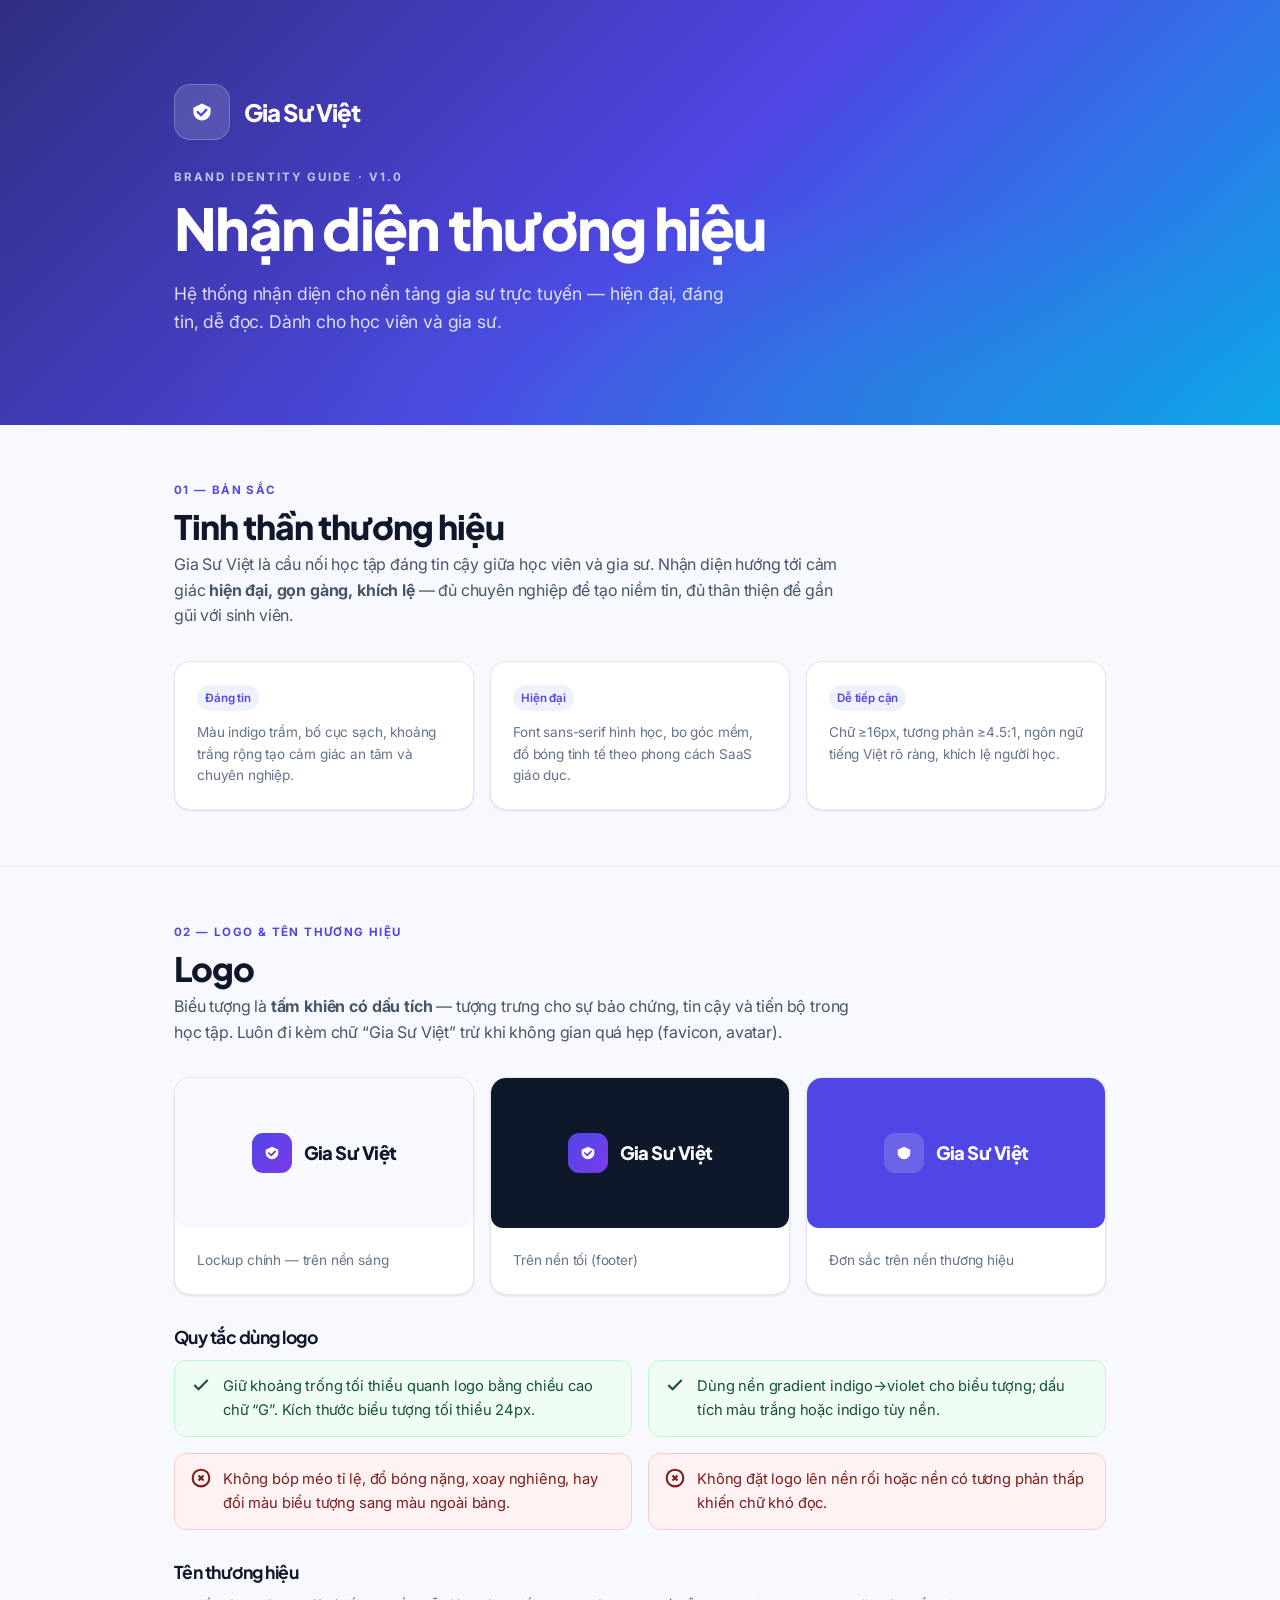
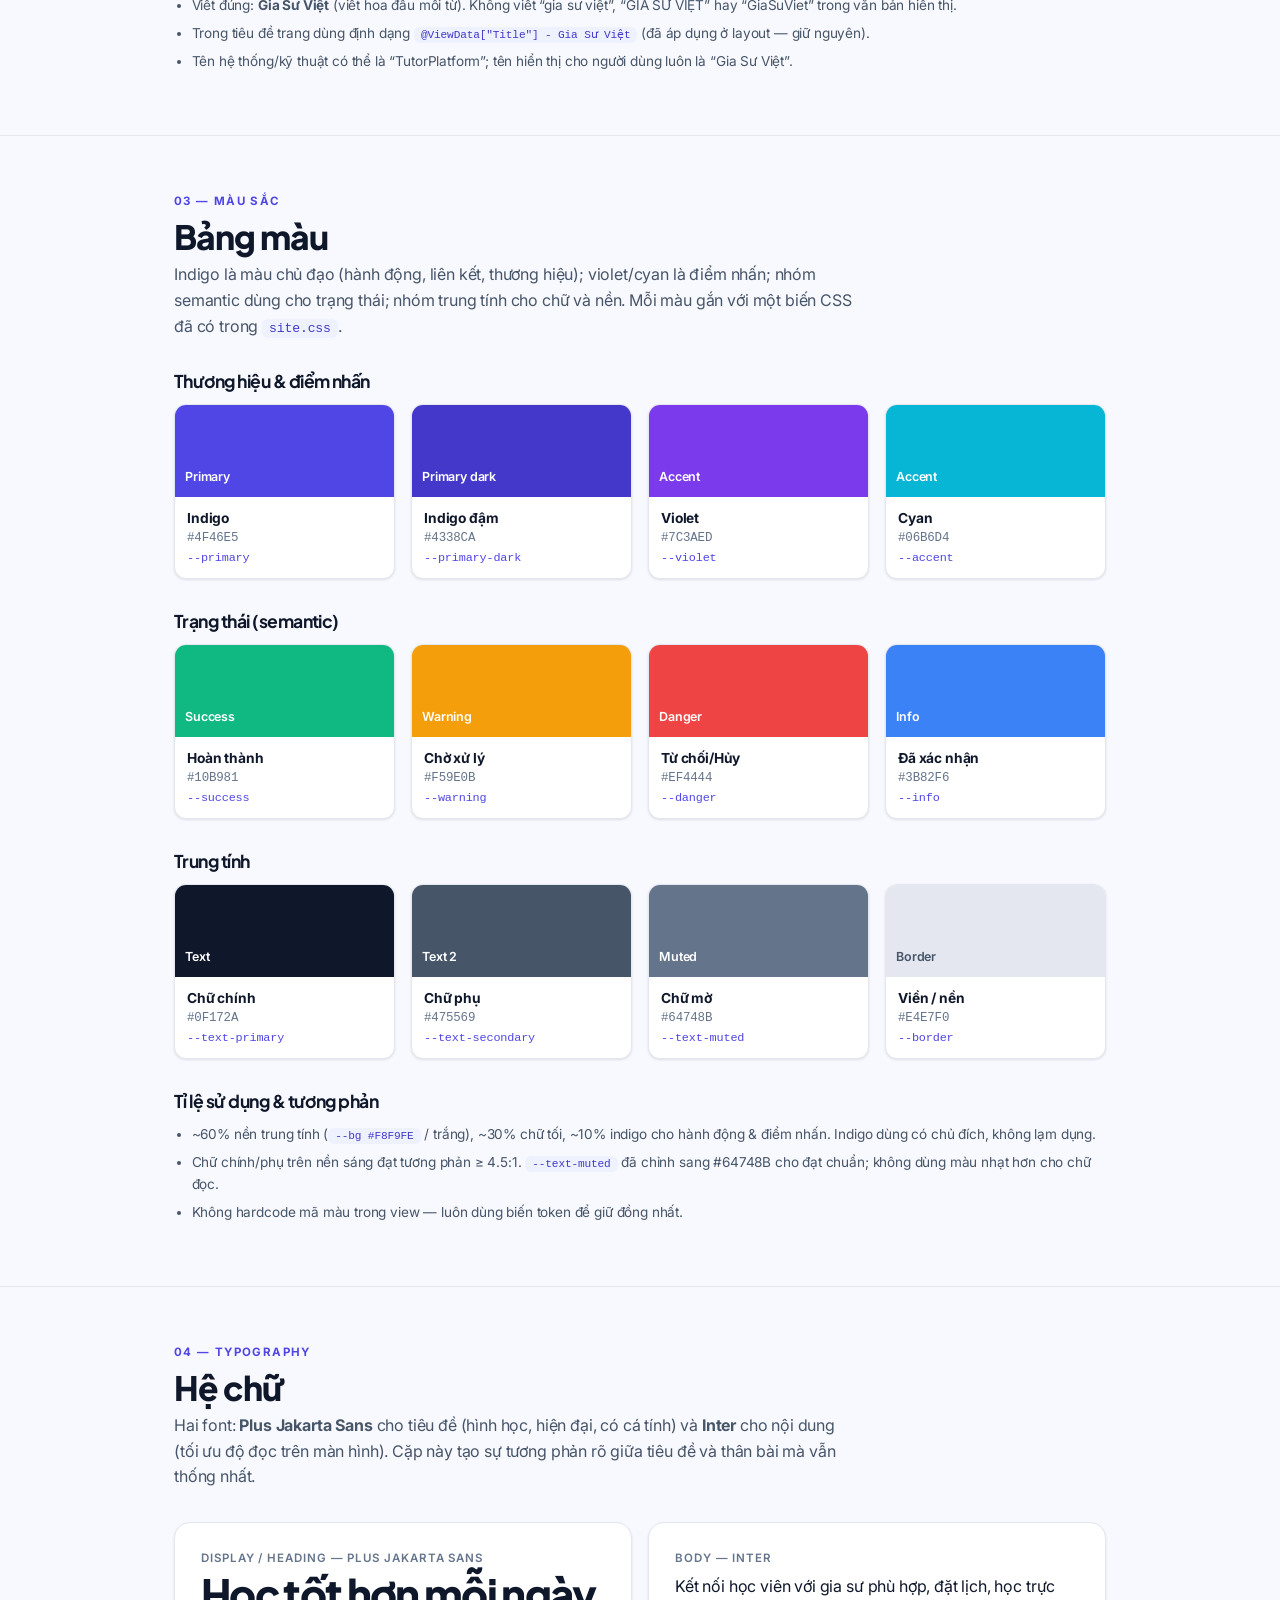
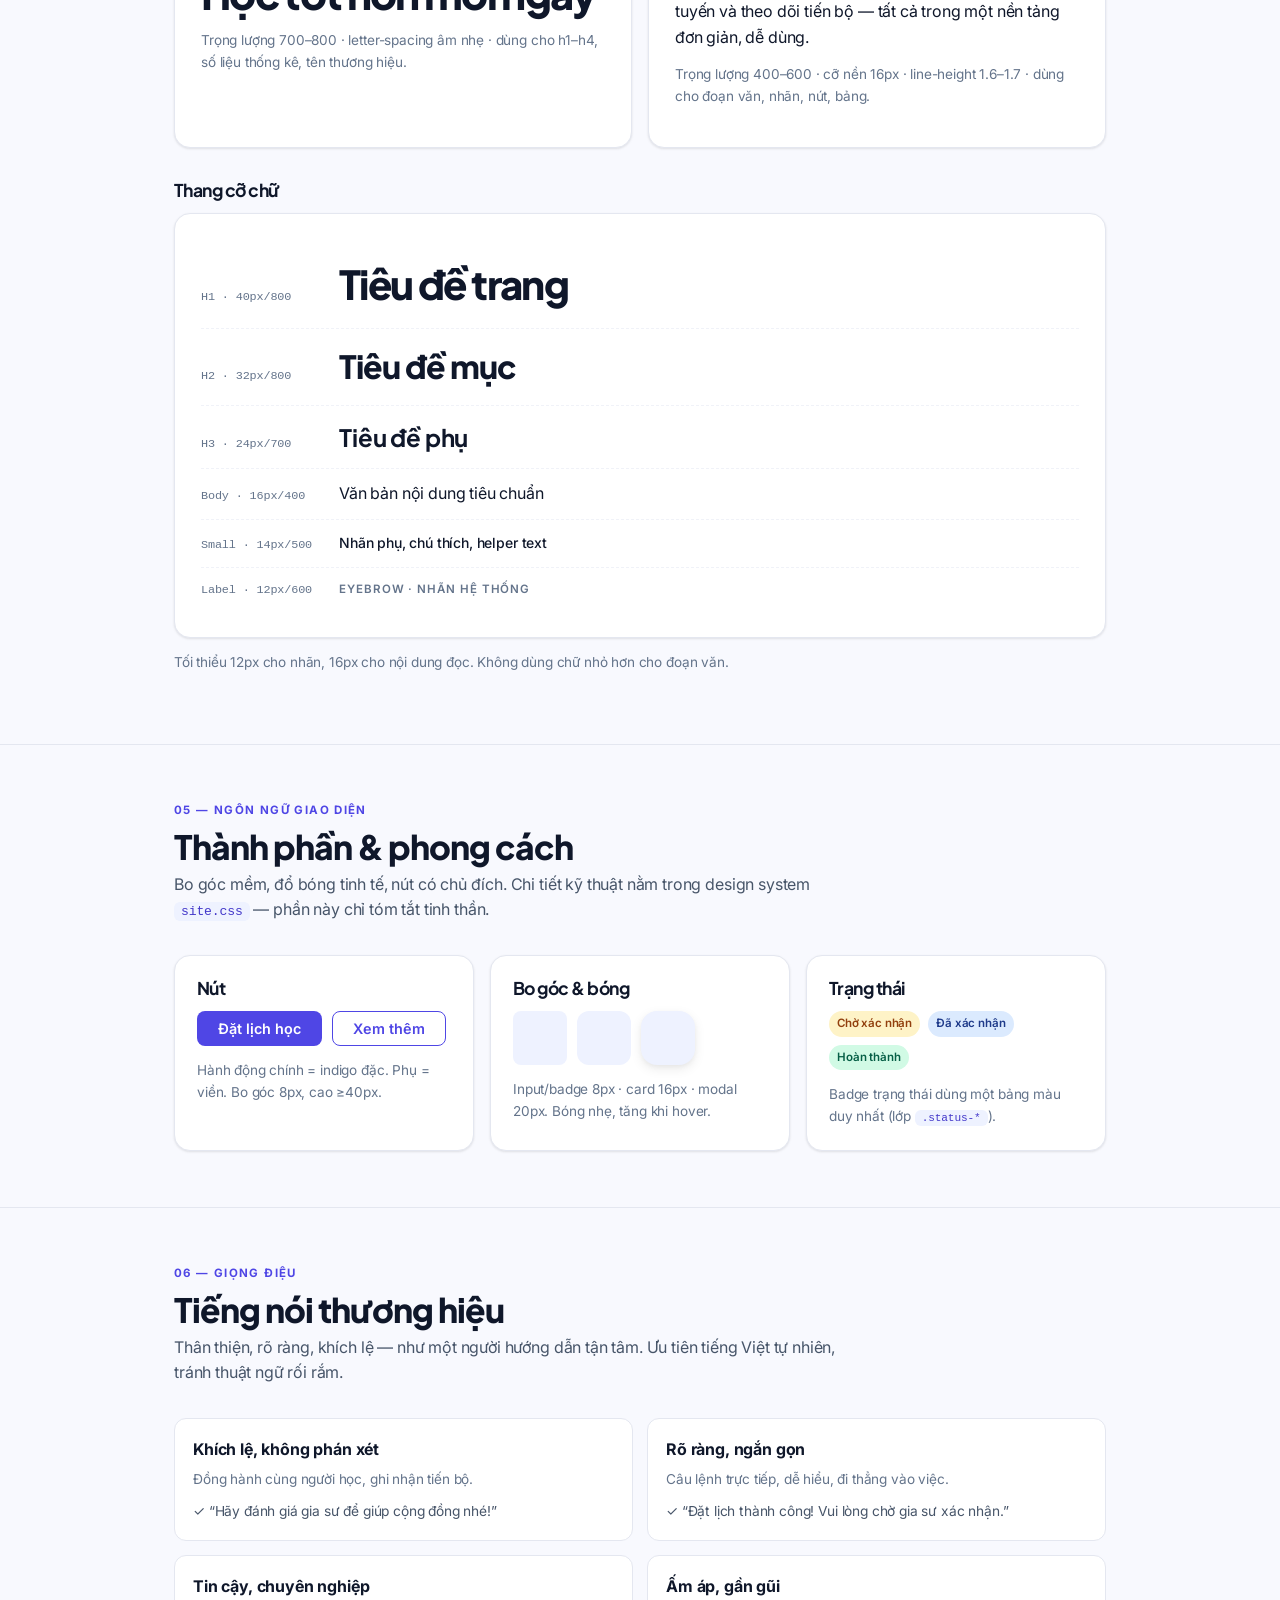
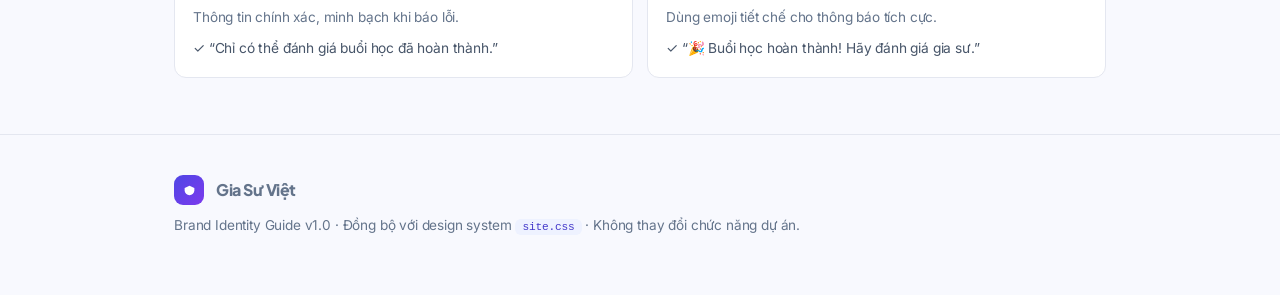
<file: TutorPlatform.Web/wwwroot/brand/index.html>
﻿<!DOCTYPE html>
<html lang="vi">
<head>
    <meta charset="utf-8" />
    <meta name="viewport" content="width=device-width, initial-scale=1.0" />
    <title>Gia Sư Việt — Brand Identity Guide</title>
    <link rel="preconnect" href="https://fonts.googleapis.com" />
    <link rel="preconnect" href="https://fonts.gstatic.com" crossorigin />
    <link href="https://fonts.googleapis.com/css2?family=Inter:wght@300;400;500;600;700;800&family=Plus+Jakarta+Sans:wght@400;500;600;700;800&display=swap" rel="stylesheet" />
    <style>
        :root {
            --primary: #4F46E5;
            --primary-dark: #4338CA;
            --primary-light: #EEF2FF;
            --violet: #7C3AED;
            --cyan: #06B6D4;
            --success: #10B981;
            --warning: #F59E0B;
            --danger: #EF4444;
            --info: #3B82F6;
            --bg: #F8F9FE;
            --surface: #fff;
            --border: #E4E7F0;
            --border-subtle: #F0F2F8;
            --text: #0F172A;
            --text-2: #475569;
            --muted: #64748B;
            --radius-sm: 8px;
            --radius-md: 12px;
            --radius-lg: 16px;
            --radius-xl: 20px;
            --shadow-sm: 0 1px 3px rgba(0,0,0,.07),0 1px 2px rgba(0,0,0,.04);
            --shadow-md: 0 4px 12px rgba(0,0,0,.08),0 2px 4px rgba(0,0,0,.04);
        }

        * {
            box-sizing: border-box;
        }

        body {
            margin: 0;
            background: var(--bg);
            color: var(--text);
            font-family: 'Inter',system-ui,sans-serif;
            font-size: 16px;
            line-height: 1.6;
            letter-spacing: -0.01em;
            -webkit-font-smoothing: antialiased;
        }

        h1, h2, h3, h4 {
            font-family: 'Plus Jakarta Sans','Inter',sans-serif;
            letter-spacing: -0.03em;
            line-height: 1.2;
            color: var(--text);
        }

        .wrap {
            max-width: 980px;
            margin: 0 auto;
            padding: 0 24px;
        }

        code {
            font-family: ui-monospace,SFMono-Regular,Menlo,monospace;
            font-size: 0.82em;
            background: var(--primary-light);
            color: var(--primary-dark);
            padding: 2px 7px;
            border-radius: 6px;
        }

        /* Cover */
        .cover {
            background: linear-gradient(135deg,#312E81 0%,var(--primary) 52%,#0EA5E9 100%);
            color: #fff;
            padding: 84px 0 72px;
            position: relative;
            overflow: hidden;
        }

            .cover::before {
                content: '';
                position: absolute;
                inset: 0;
                background: radial-gradient(ellipse 80% 60% at 70% 90%,rgba(6,182,212,.18),transparent 70%);
            }

            .cover .wrap {
                position: relative;
            }

            .cover .eyebrow {
                font-size: .72rem;
                font-weight: 700;
                letter-spacing: .18em;
                text-transform: uppercase;
                color: rgba(255,255,255,.7);
            }

            .cover h1 {
                color: #fff;
                font-size: clamp(2.4rem,6vw,3.6rem);
                font-weight: 800;
                margin: .4rem 0 .6rem;
            }

            .cover p {
                color: rgba(255,255,255,.82);
                font-size: 1.1rem;
                max-width: 560px;
            }

            .cover .mark {
                display: flex;
                align-items: center;
                gap: 14px;
                margin-bottom: 28px;
            }

                .cover .mark .logo {
                    width: 56px;
                    height: 56px;
                    border-radius: 16px;
                    background: rgba(255,255,255,.14);
                    backdrop-filter: blur(8px);
                    display: flex;
                    align-items: center;
                    justify-content: center;
                    border: 1px solid rgba(255,255,255,.22);
                }

                .cover .mark .name {
                    font-family: 'Plus Jakarta Sans';
                    font-weight: 800;
                    font-size: 1.5rem;
                    letter-spacing: -0.04em;
                }

        section {
            padding: 56px 0;
            border-bottom: 1px solid var(--border);
        }

        .kicker {
            font-size: .72rem;
            font-weight: 700;
            letter-spacing: .12em;
            text-transform: uppercase;
            color: var(--primary);
            margin-bottom: .4rem;
        }

        h2 {
            font-size: clamp(1.5rem,3.4vw,2.1rem);
            font-weight: 800;
            margin: 0 0 .35rem;
        }

        .lead {
            color: var(--text-2);
            max-width: 680px;
            margin: 0 0 32px;
        }

        h3 {
            font-size: 1.1rem;
            margin: 32px 0 12px;
        }

        .grid {
            display: grid;
            gap: 16px;
        }

        .g2 {
            grid-template-columns: repeat(2,1fr);
        }

        .g3 {
            grid-template-columns: repeat(3,1fr);
        }

        .g4 {
            grid-template-columns: repeat(4,1fr);
        }

        @media(max-width:760px) {
            .g2, .g3, .g4 {
                grid-template-columns: 1fr 1fr;
            }
        }

        @media(max-width:480px) {
            .g2, .g3, .g4 {
                grid-template-columns: 1fr;
            }
        }

        .card {
            background: var(--surface);
            border: 1px solid var(--border);
            border-radius: var(--radius-lg);
            box-shadow: var(--shadow-sm);
            overflow: hidden;
        }

        .card-pad {
            padding: 22px;
        }

        /* Swatches */
        .swatch {
            border: 1px solid var(--border);
            border-radius: var(--radius-md);
            overflow: hidden;
            background: var(--surface);
            box-shadow: var(--shadow-sm);
        }

            .swatch .chip {
                height: 92px;
                display: flex;
                align-items: flex-end;
                padding: 10px;
                color: #fff;
                font-weight: 600;
                font-size: .78rem;
            }

            .swatch .meta {
                padding: 10px 12px;
            }

                .swatch .meta .nm {
                    font-weight: 700;
                    font-size: .86rem;
                }

                .swatch .meta .hex {
                    color: var(--muted);
                    font-size: .78rem;
                    font-family: ui-monospace,monospace;
                    text-transform: uppercase;
                }

                .swatch .meta .tok {
                    color: var(--primary);
                    font-size: .74rem;
                    font-family: ui-monospace,monospace;
                }

        /* Type specimens */
        .spec {
            background: var(--surface);
            border: 1px solid var(--border);
            border-radius: var(--radius-lg);
            padding: 26px;
            box-shadow: var(--shadow-sm);
        }

            .spec .tag {
                font-size: .72rem;
                color: var(--muted);
                font-weight: 600;
                text-transform: uppercase;
                letter-spacing: .08em;
            }

        .display-xl {
            font-family: 'Plus Jakarta Sans';
            font-weight: 800;
            font-size: 2.6rem;
            letter-spacing: -0.04em;
            line-height: 1.1;
            margin: .2rem 0;
        }

        .scale-row {
            display: flex;
            align-items: baseline;
            gap: 18px;
            padding: 12px 0;
            border-bottom: 1px dashed var(--border-subtle);
        }

            .scale-row:last-child {
                border-bottom: 0;
            }

            .scale-row .lbl {
                width: 120px;
                flex-shrink: 0;
                font-size: .74rem;
                color: var(--muted);
                font-family: ui-monospace,monospace;
            }

        /* Logo lockups */
        .lock {
            display: flex;
            align-items: center;
            gap: 12px;
        }

            .lock .logo {
                width: 40px;
                height: 40px;
                border-radius: 11px;
                background: linear-gradient(135deg,var(--primary),var(--violet));
                display: flex;
                align-items: center;
                justify-content: center;
                flex-shrink: 0;
            }

            .lock .nm {
                font-family: 'Plus Jakarta Sans';
                font-weight: 800;
                font-size: 1.15rem;
                letter-spacing: -0.03em;
            }

        .logo-board {
            display: flex;
            align-items: center;
            justify-content: center;
            height: 150px;
            border-radius: var(--radius-md);
        }

        .lb-light {
            background: var(--bg);
        }

        .lb-dark {
            background: #0F172A;
        }

        .lb-primary {
            background: var(--primary);
        }

            .lb-dark .nm, .lb-primary .nm {
                color: #fff;
            }

        /* Do / Don't */
        .rule {
            display: flex;
            gap: 12px;
            padding: 14px 16px;
            border-radius: var(--radius-md);
            font-size: .92rem;
            align-items: flex-start;
        }

            .rule.do {
                background: #F0FDF4;
                border: 1.5px solid #BBF7D0;
                color: #14532D;
            }

            .rule.dont {
                background: #FEF2F2;
                border: 1.5px solid #FECACA;
                color: #7F1D1D;
            }

            .rule .ico {
                flex-shrink: 0;
                width: 20px;
                height: 20px;
            }

        .btn {
            font-family: 'Inter';
            font-weight: 600;
            border-radius: var(--radius-sm);
            padding: .5rem 1.25rem;
            border: 1.5px solid transparent;
            font-size: .9rem;
            display: inline-flex;
            align-items: center;
            gap: 6px;
            cursor: pointer;
        }

        .btn-primary {
            background: var(--primary);
            color: #fff;
        }

        .btn-outline {
            background: transparent;
            border-color: var(--primary);
            color: var(--primary);
        }

        .pill {
            display: inline-block;
            font-size: .72rem;
            font-weight: 600;
            padding: .3em .7em;
            border-radius: 999px;
            background: var(--primary-light);
            color: var(--primary);
        }

        .voice {
            display: grid;
            gap: 14px;
            grid-template-columns: repeat(2,1fr);
        }

        @media(max-width:680px) {
            .voice {
                grid-template-columns: 1fr;
            }
        }

        .voice .v {
            background: var(--surface);
            border: 1px solid var(--border);
            border-radius: var(--radius-md);
            padding: 18px;
        }

            .voice .v b {
                display: block;
                margin-bottom: 4px;
            }

            .voice .v .ex {
                font-size: .86rem;
                color: var(--text-2);
                margin-top: 8px;
            }

        footer {
            padding: 40px 0 60px;
            color: var(--muted);
            font-size: .85rem;
        }

        .muted {
            color: var(--muted);
        }

        .small {
            font-size: .85rem;
        }

        ul.clean {
            margin: 0;
            padding-left: 1.1rem;
        }

            ul.clean li {
                margin: 6px 0;
                color: var(--text-2);
            }
    </style>
</head>
<body>

    <!-- COVER -->
    <header class="cover">
        <div class="wrap">
            <div class="mark">
                <div class="logo">
                    <svg width="30" height="30" viewBox="0 0 28 28" fill="none">
                        <path d="M6 10L14 6L22 10V14C22 18.4 18.4 21.6 14 22C9.6 21.6 6 18.4 6 14V10Z" fill="white" />
                        <path d="M10 14L13 17L18 12" stroke="#4F46E5" stroke-width="2.2" stroke-linecap="round" stroke-linejoin="round" />
                    </svg>
                </div>
                <span class="name">Gia Sư Việt</span>
            </div>
            <div class="eyebrow">Brand Identity Guide · v1.0</div>
            <h1>Nhận diện thương hiệu</h1>
            <p>Hệ thống nhận diện cho nền tảng gia sư trực tuyến — hiện đại, đáng tin, dễ đọc. Dành cho học viên và gia sư.</p>
        </div>
    </header>

    <!-- ESSENCE -->
    <section>
        <div class="wrap">
            <div class="kicker">01 — Bản sắc</div>
            <h2>Tinh thần thương hiệu</h2>
            <p class="lead">Gia Sư Việt là cầu nối học tập đáng tin cậy giữa học viên và gia sư. Nhận diện hướng tới cảm giác <b>hiện đại, gọn gàng, khích lệ</b> — đủ chuyên nghiệp để tạo niềm tin, đủ thân thiện để gần gũi với sinh viên.</p>
            <div class="grid g3">
                <div class="card card-pad"><div class="pill">Đáng tin</div><p class="small muted" style="margin:.7rem 0 0;">Màu indigo trầm, bố cục sạch, khoảng trắng rộng tạo cảm giác an tâm và chuyên nghiệp.</p></div>
                <div class="card card-pad"><div class="pill">Hiện đại</div><p class="small muted" style="margin:.7rem 0 0;">Font sans-serif hình học, bo góc mềm, đổ bóng tinh tế theo phong cách SaaS giáo dục.</p></div>
                <div class="card card-pad"><div class="pill">Dễ tiếp cận</div><p class="small muted" style="margin:.7rem 0 0;">Chữ ≥16px, tương phản ≥4.5:1, ngôn ngữ tiếng Việt rõ ràng, khích lệ người học.</p></div>
            </div>
        </div>
    </section>

    <!-- LOGO -->
    <section>
        <div class="wrap">
            <div class="kicker">02 — Logo &amp; tên thương hiệu</div>
            <h2>Logo</h2>
            <p class="lead">Biểu tượng là <b>tấm khiên có dấu tích</b> — tượng trưng cho sự bảo chứng, tin cậy và tiến bộ trong học tập. Luôn đi kèm chữ “Gia Sư Việt” trừ khi không gian quá hẹp (favicon, avatar).</p>

            <div class="grid g3">
                <div class="card"><div class="logo-board lb-light"><div class="lock"><div class="logo"><svg width="22" height="22" viewBox="0 0 28 28" fill="none"><path d="M6 10L14 6L22 10V14C22 18.4 18.4 21.6 14 22C9.6 21.6 6 18.4 6 14V10Z" fill="white" /><path d="M10 14L13 17L18 12" stroke="#4F46E5" stroke-width="2.2" stroke-linecap="round" stroke-linejoin="round" /></svg></div><span class="nm">Gia Sư Việt</span></div></div><div class="card-pad small muted">Lockup chính — trên nền sáng</div></div>
                <div class="card"><div class="logo-board lb-dark"><div class="lock"><div class="logo"><svg width="22" height="22" viewBox="0 0 28 28" fill="none"><path d="M6 10L14 6L22 10V14C22 18.4 18.4 21.6 14 22C9.6 21.6 6 18.4 6 14V10Z" fill="white" /><path d="M10 14L13 17L18 12" stroke="#4F46E5" stroke-width="2.2" stroke-linecap="round" stroke-linejoin="round" /></svg></div><span class="nm">Gia Sư Việt</span></div></div><div class="card-pad small muted">Trên nền tối (footer)</div></div>
                <div class="card"><div class="logo-board lb-primary"><div class="lock"><div class="logo" style="background:rgba(255,255,255,.16);"><svg width="22" height="22" viewBox="0 0 28 28" fill="none"><path d="M6 10L14 6L22 10V14C22 18.4 18.4 21.6 14 22C9.6 21.6 6 18.4 6 14V10Z" fill="white" /></svg></div><span class="nm">Gia Sư Việt</span></div></div><div class="card-pad small muted">Đơn sắc trên nền thương hiệu</div></div>
            </div>

            <h3>Quy tắc dùng logo</h3>
            <div class="grid g2">
                <div class="rule do"><svg class="ico" viewBox="0 0 24 24" fill="none" stroke="currentColor" stroke-width="2.5"><polyline points="20 6 9 17 4 12" /></svg><div>Giữ khoảng trống tối thiểu quanh logo bằng chiều cao chữ “G”. Kích thước biểu tượng tối thiểu 24px.</div></div>
                <div class="rule do"><svg class="ico" viewBox="0 0 24 24" fill="none" stroke="currentColor" stroke-width="2.5"><polyline points="20 6 9 17 4 12" /></svg><div>Dùng nền gradient indigo→violet cho biểu tượng; dấu tích màu trắng hoặc indigo tùy nền.</div></div>
                <div class="rule dont"><svg class="ico" viewBox="0 0 24 24" fill="none" stroke="currentColor" stroke-width="2.5"><circle cx="12" cy="12" r="10" /><line x1="15" y1="9" x2="9" y2="15" /><line x1="9" y1="9" x2="15" y2="15" /></svg><div>Không bóp méo tỉ lệ, đổ bóng nặng, xoay nghiêng, hay đổi màu biểu tượng sang màu ngoài bảng.</div></div>
                <div class="rule dont"><svg class="ico" viewBox="0 0 24 24" fill="none" stroke="currentColor" stroke-width="2.5"><circle cx="12" cy="12" r="10" /><line x1="15" y1="9" x2="9" y2="15" /><line x1="9" y1="9" x2="15" y2="15" /></svg><div>Không đặt logo lên nền rối hoặc nền có tương phản thấp khiến chữ khó đọc.</div></div>
            </div>

            <h3>Tên thương hiệu</h3>
            <ul class="clean small">
                <li>Viết đúng: <b>Gia Sư Việt</b> (viết hoa đầu mỗi từ). Không viết “gia sư việt”, “GIA SƯ VIỆT” hay “GiaSuViet” trong văn bản hiển thị.</li>
                <li>Trong tiêu đề trang dùng định dạng <code>@ViewData["Title"] - Gia Sư Việt</code> (đã áp dụng ở layout — giữ nguyên).</li>
                <li>Tên hệ thống/kỹ thuật có thể là “TutorPlatform”; tên hiển thị cho người dùng luôn là “Gia Sư Việt”.</li>
            </ul>
        </div>
    </section>

    <!-- COLOR -->
    <section>
        <div class="wrap">
            <div class="kicker">03 — Màu sắc</div>
            <h2>Bảng màu</h2>
            <p class="lead">Indigo là màu chủ đạo (hành động, liên kết, thương hiệu); violet/cyan là điểm nhấn; nhóm semantic dùng cho trạng thái; nhóm trung tính cho chữ và nền. Mỗi màu gắn với một biến CSS đã có trong <code>site.css</code>.</p>

            <h3>Thương hiệu &amp; điểm nhấn</h3>
            <div class="grid g4">
                <div class="swatch"><div class="chip" style="background:#4F46E5;">Primary</div><div class="meta"><div class="nm">Indigo</div><div class="hex">#4F46E5</div><div class="tok">--primary</div></div></div>
                <div class="swatch"><div class="chip" style="background:#4338CA;">Primary dark</div><div class="meta"><div class="nm">Indigo đậm</div><div class="hex">#4338CA</div><div class="tok">--primary-dark</div></div></div>
                <div class="swatch"><div class="chip" style="background:#7C3AED;">Accent</div><div class="meta"><div class="nm">Violet</div><div class="hex">#7C3AED</div><div class="tok">--violet</div></div></div>
                <div class="swatch"><div class="chip" style="background:#06B6D4;">Accent</div><div class="meta"><div class="nm">Cyan</div><div class="hex">#06B6D4</div><div class="tok">--accent</div></div></div>
            </div>

            <h3>Trạng thái (semantic)</h3>
            <div class="grid g4">
                <div class="swatch"><div class="chip" style="background:#10B981;">Success</div><div class="meta"><div class="nm">Hoàn thành</div><div class="hex">#10B981</div><div class="tok">--success</div></div></div>
                <div class="swatch"><div class="chip" style="background:#F59E0B;">Warning</div><div class="meta"><div class="nm">Chờ xử lý</div><div class="hex">#F59E0B</div><div class="tok">--warning</div></div></div>
                <div class="swatch"><div class="chip" style="background:#EF4444;">Danger</div><div class="meta"><div class="nm">Từ chối/Hủy</div><div class="hex">#EF4444</div><div class="tok">--danger</div></div></div>
                <div class="swatch"><div class="chip" style="background:#3B82F6;">Info</div><div class="meta"><div class="nm">Đã xác nhận</div><div class="hex">#3B82F6</div><div class="tok">--info</div></div></div>
            </div>

            <h3>Trung tính</h3>
            <div class="grid g4">
                <div class="swatch"><div class="chip" style="background:#0F172A;">Text</div><div class="meta"><div class="nm">Chữ chính</div><div class="hex">#0F172A</div><div class="tok">--text-primary</div></div></div>
                <div class="swatch"><div class="chip" style="background:#475569;">Text 2</div><div class="meta"><div class="nm">Chữ phụ</div><div class="hex">#475569</div><div class="tok">--text-secondary</div></div></div>
                <div class="swatch"><div class="chip" style="background:#64748B;">Muted</div><div class="meta"><div class="nm">Chữ mờ</div><div class="hex">#64748B</div><div class="tok">--text-muted</div></div></div>
                <div class="swatch"><div class="chip" style="background:#E4E7F0;color:#475569;">Border</div><div class="meta"><div class="nm">Viền / nền</div><div class="hex">#E4E7F0</div><div class="tok">--border</div></div></div>
            </div>

            <h3>Tỉ lệ sử dụng &amp; tương phản</h3>
            <ul class="clean small">
                <li>~60% nền trung tính (<code>--bg #F8F9FE</code> / trắng), ~30% chữ tối, ~10% indigo cho hành động &amp; điểm nhấn. Indigo dùng có chủ đích, không lạm dụng.</li>
                <li>Chữ chính/phụ trên nền sáng đạt tương phản ≥ 4.5:1. <code>--text-muted</code> đã chỉnh sang #64748B cho đạt chuẩn; không dùng màu nhạt hơn cho chữ đọc.</li>
                <li>Không hardcode mã màu trong view — luôn dùng biến token để giữ đồng nhất.</li>
            </ul>
        </div>
    </section>

    <!-- TYPOGRAPHY -->
    <section>
        <div class="wrap">
            <div class="kicker">04 — Typography</div>
            <h2>Hệ chữ</h2>
            <p class="lead">Hai font: <b>Plus Jakarta Sans</b> cho tiêu đề (hình học, hiện đại, có cá tính) và <b>Inter</b> cho nội dung (tối ưu độ đọc trên màn hình). Cặp này tạo sự tương phản rõ giữa tiêu đề và thân bài mà vẫn thống nhất.</p>

            <div class="grid g2">
                <div class="spec">
                    <div class="tag">Display / Heading — Plus Jakarta Sans</div>
                    <div class="display-xl">Học tốt hơn mỗi ngày</div>
                    <p class="small muted">Trọng lượng 700–800 · letter-spacing âm nhẹ · dùng cho h1–h4, số liệu thống kê, tên thương hiệu.</p>
                </div>
                <div class="spec">
                    <div class="tag">Body — Inter</div>
                    <p style="font-size:1rem;margin:.4rem 0;">Kết nối học viên với gia sư phù hợp, đặt lịch, học trực tuyến và theo dõi tiến bộ — tất cả trong một nền tảng đơn giản, dễ dùng.</p>
                    <p class="small muted">Trọng lượng 400–600 · cỡ nền 16px · line-height 1.6–1.7 · dùng cho đoạn văn, nhãn, nút, bảng.</p>
                </div>
            </div>

            <h3>Thang cỡ chữ</h3>
            <div class="spec">
                <div class="scale-row"><span class="lbl">H1 · 40px/800</span><span style="font-family:'Plus Jakarta Sans';font-weight:800;font-size:2.5rem;letter-spacing:-0.04em;">Tiêu đề trang</span></div>
                <div class="scale-row"><span class="lbl">H2 · 32px/800</span><span style="font-family:'Plus Jakarta Sans';font-weight:800;font-size:2rem;letter-spacing:-0.03em;">Tiêu đề mục</span></div>
                <div class="scale-row"><span class="lbl">H3 · 24px/700</span><span style="font-family:'Plus Jakarta Sans';font-weight:700;font-size:1.5rem;">Tiêu đề phụ</span></div>
                <div class="scale-row"><span class="lbl">Body · 16px/400</span><span style="font-size:1rem;">Văn bản nội dung tiêu chuẩn</span></div>
                <div class="scale-row"><span class="lbl">Small · 14px/500</span><span style="font-size:.875rem;font-weight:500;">Nhãn phụ, chú thích, helper text</span></div>
                <div class="scale-row"><span class="lbl">Label · 12px/600</span><span style="font-size:.72rem;font-weight:600;text-transform:uppercase;letter-spacing:.08em;color:var(--muted);">EYEBROW · NHÃN HỆ THỐNG</span></div>
            </div>
            <p class="small muted" style="margin-top:14px;">Tối thiểu 12px cho nhãn, 16px cho nội dung đọc. Không dùng chữ nhỏ hơn cho đoạn văn.</p>
        </div>
    </section>

    <!-- UI TONE -->
    <section>
        <div class="wrap">
            <div class="kicker">05 — Ngôn ngữ giao diện</div>
            <h2>Thành phần &amp; phong cách</h2>
            <p class="lead">Bo góc mềm, đổ bóng tinh tế, nút có chủ đích. Chi tiết kỹ thuật nằm trong design system <code>site.css</code> — phần này chỉ tóm tắt tinh thần.</p>
            <div class="grid g3">
                <div class="card card-pad">
                    <h3 style="margin:0 0 12px;">Nút</h3>
                    <div style="display:flex;gap:10px;flex-wrap:wrap;"><button class="btn btn-primary">Đặt lịch học</button><button class="btn btn-outline">Xem thêm</button></div>
                    <p class="small muted" style="margin:14px 0 0;">Hành động chính = indigo đặc. Phụ = viền. Bo góc 8px, cao ≥40px.</p>
                </div>
                <div class="card card-pad">
                    <h3 style="margin:0 0 12px;">Bo góc &amp; bóng</h3>
                    <div style="display:flex;gap:10px;align-items:flex-end;"><div style="width:54px;height:54px;border-radius:8px;background:var(--primary-light);"></div><div style="width:54px;height:54px;border-radius:12px;background:var(--primary-light);"></div><div style="width:54px;height:54px;border-radius:16px;background:var(--primary-light);box-shadow:var(--shadow-md);"></div></div>
                    <p class="small muted" style="margin:14px 0 0;">Input/badge 8px · card 16px · modal 20px. Bóng nhẹ, tăng khi hover.</p>
                </div>
                <div class="card card-pad">
                    <h3 style="margin:0 0 12px;">Trạng thái</h3>
                    <div style="display:flex;gap:8px;flex-wrap:wrap;">
                        <span style="font-size:.72rem;font-weight:600;padding:.32em .7em;border-radius:999px;background:#FEF3C7;color:#92400E;">Chờ xác nhận</span>
                        <span style="font-size:.72rem;font-weight:600;padding:.32em .7em;border-radius:999px;background:#DBEAFE;color:#1E3A8A;">Đã xác nhận</span>
                        <span style="font-size:.72rem;font-weight:600;padding:.32em .7em;border-radius:999px;background:#D1FAE5;color:#065F46;">Hoàn thành</span>
                    </div>
                    <p class="small muted" style="margin:14px 0 0;">Badge trạng thái dùng một bảng màu duy nhất (lớp <code>.status-*</code>).</p>
                </div>
            </div>
        </div>
    </section>

    <!-- VOICE -->
    <section>
        <div class="wrap">
            <div class="kicker">06 — Giọng điệu</div>
            <h2>Tiếng nói thương hiệu</h2>
            <p class="lead">Thân thiện, rõ ràng, khích lệ — như một người hướng dẫn tận tâm. Ưu tiên tiếng Việt tự nhiên, tránh thuật ngữ rối rắm.</p>
            <div class="voice">
                <div class="v"><b>Khích lệ, không phán xét</b><span class="muted small">Đồng hành cùng người học, ghi nhận tiến bộ.</span><div class="ex">✓ “Hãy đánh giá gia sư để giúp cộng đồng nhé!”</div></div>
                <div class="v"><b>Rõ ràng, ngắn gọn</b><span class="muted small">Câu lệnh trực tiếp, dễ hiểu, đi thẳng vào việc.</span><div class="ex">✓ “Đặt lịch thành công! Vui lòng chờ gia sư xác nhận.”</div></div>
                <div class="v"><b>Tin cậy, chuyên nghiệp</b><span class="muted small">Thông tin chính xác, minh bạch khi báo lỗi.</span><div class="ex">✓ “Chỉ có thể đánh giá buổi học đã hoàn thành.”</div></div>
                <div class="v"><b>Ấm áp, gần gũi</b><span class="muted small">Dùng emoji tiết chế cho thông báo tích cực.</span><div class="ex">✓ “🎉 Buổi học hoàn thành! Hãy đánh giá gia sư.”</div></div>
            </div>
        </div>
    </section>

    <footer>
        <div class="wrap">
            <div class="lock" style="margin-bottom:10px;"><div class="logo" style="width:30px;height:30px;border-radius:9px;"><svg width="17" height="17" viewBox="0 0 28 28" fill="none"><path d="M6 10L14 6L22 10V14C22 18.4 18.4 21.6 14 22C9.6 21.6 6 18.4 6 14V10Z" fill="white" /></svg></div><span class="nm" style="font-size:1rem;">Gia Sư Việt</span></div>
            Brand Identity Guide v1.0 · Đồng bộ với design system <code>site.css</code> · Không thay đổi chức năng dự án.
        </div>
    </footer>

</body>
</html>
</file>
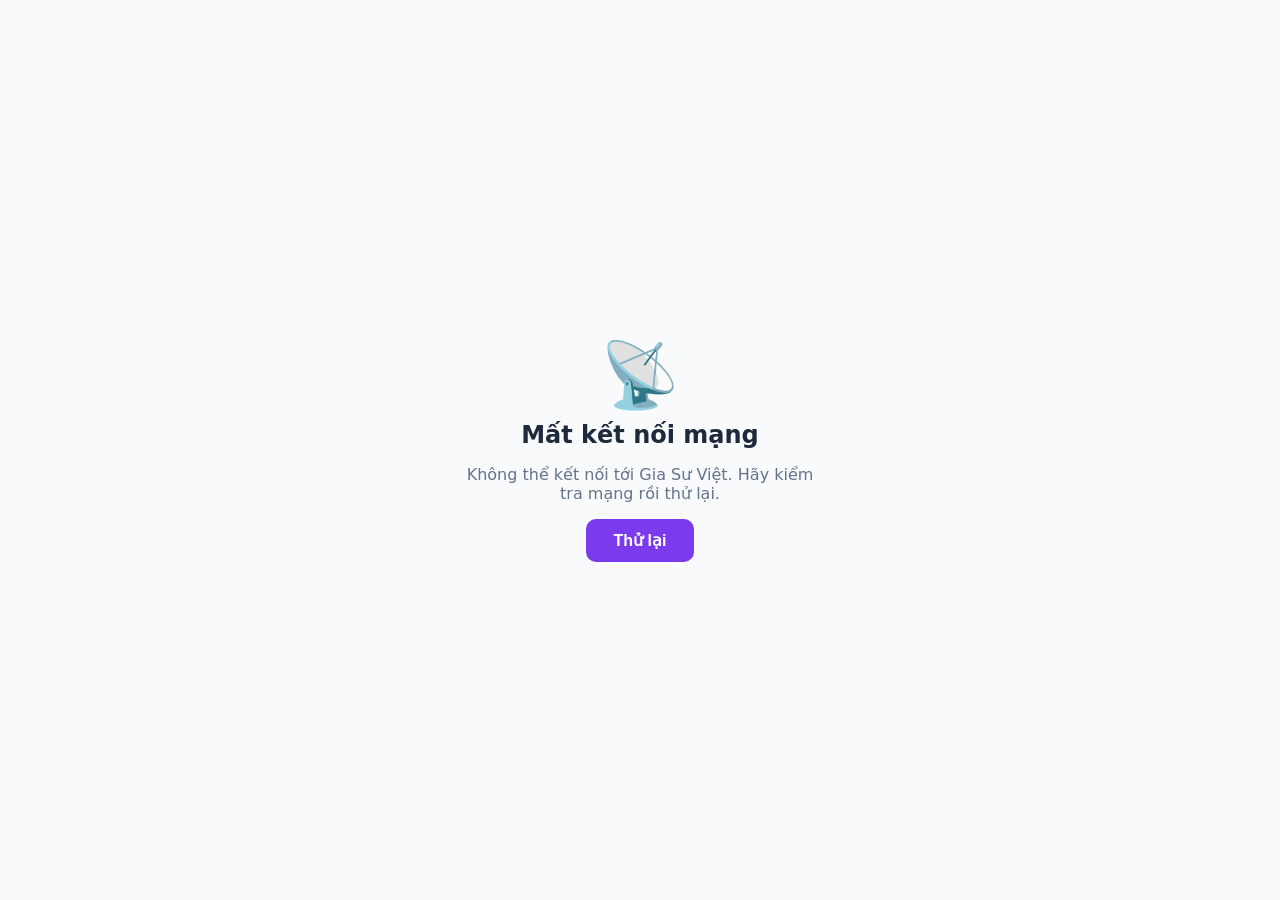
<file: TutorPlatform.Web/wwwroot/offline.html>
<!DOCTYPE html>
<html lang="vi">
<head>
    <meta charset="utf-8" />
    <meta name="viewport" content="width=device-width, initial-scale=1" />
    <title>Mất kết nối - Gia Sư Việt</title>
    <style>
        body { font-family: system-ui, sans-serif; display: flex; align-items: center; justify-content: center;
               min-height: 100vh; margin: 0; background: #f8fafc; color: #1e293b; text-align: center; }
        .box { max-width: 360px; padding: 24px; }
        .emoji { font-size: 4rem; }
        h2 { margin: .5rem 0; }
        p { color: #64748b; }
        button { background: #7c3aed; color: #fff; border: none; border-radius: 10px;
                 padding: 12px 28px; font-weight: 700; font-size: 1rem; cursor: pointer; }
    </style>
</head>
<body>
    <div class="box">
        <div class="emoji">📡</div>
        <h2>Mất kết nối mạng</h2>
        <p>Không thể kết nối tới Gia Sư Việt. Hãy kiểm tra mạng rồi thử lại.</p>
        <button onclick="location.reload()">Thử lại</button>
    </div>
</body>
</html>
</file>
